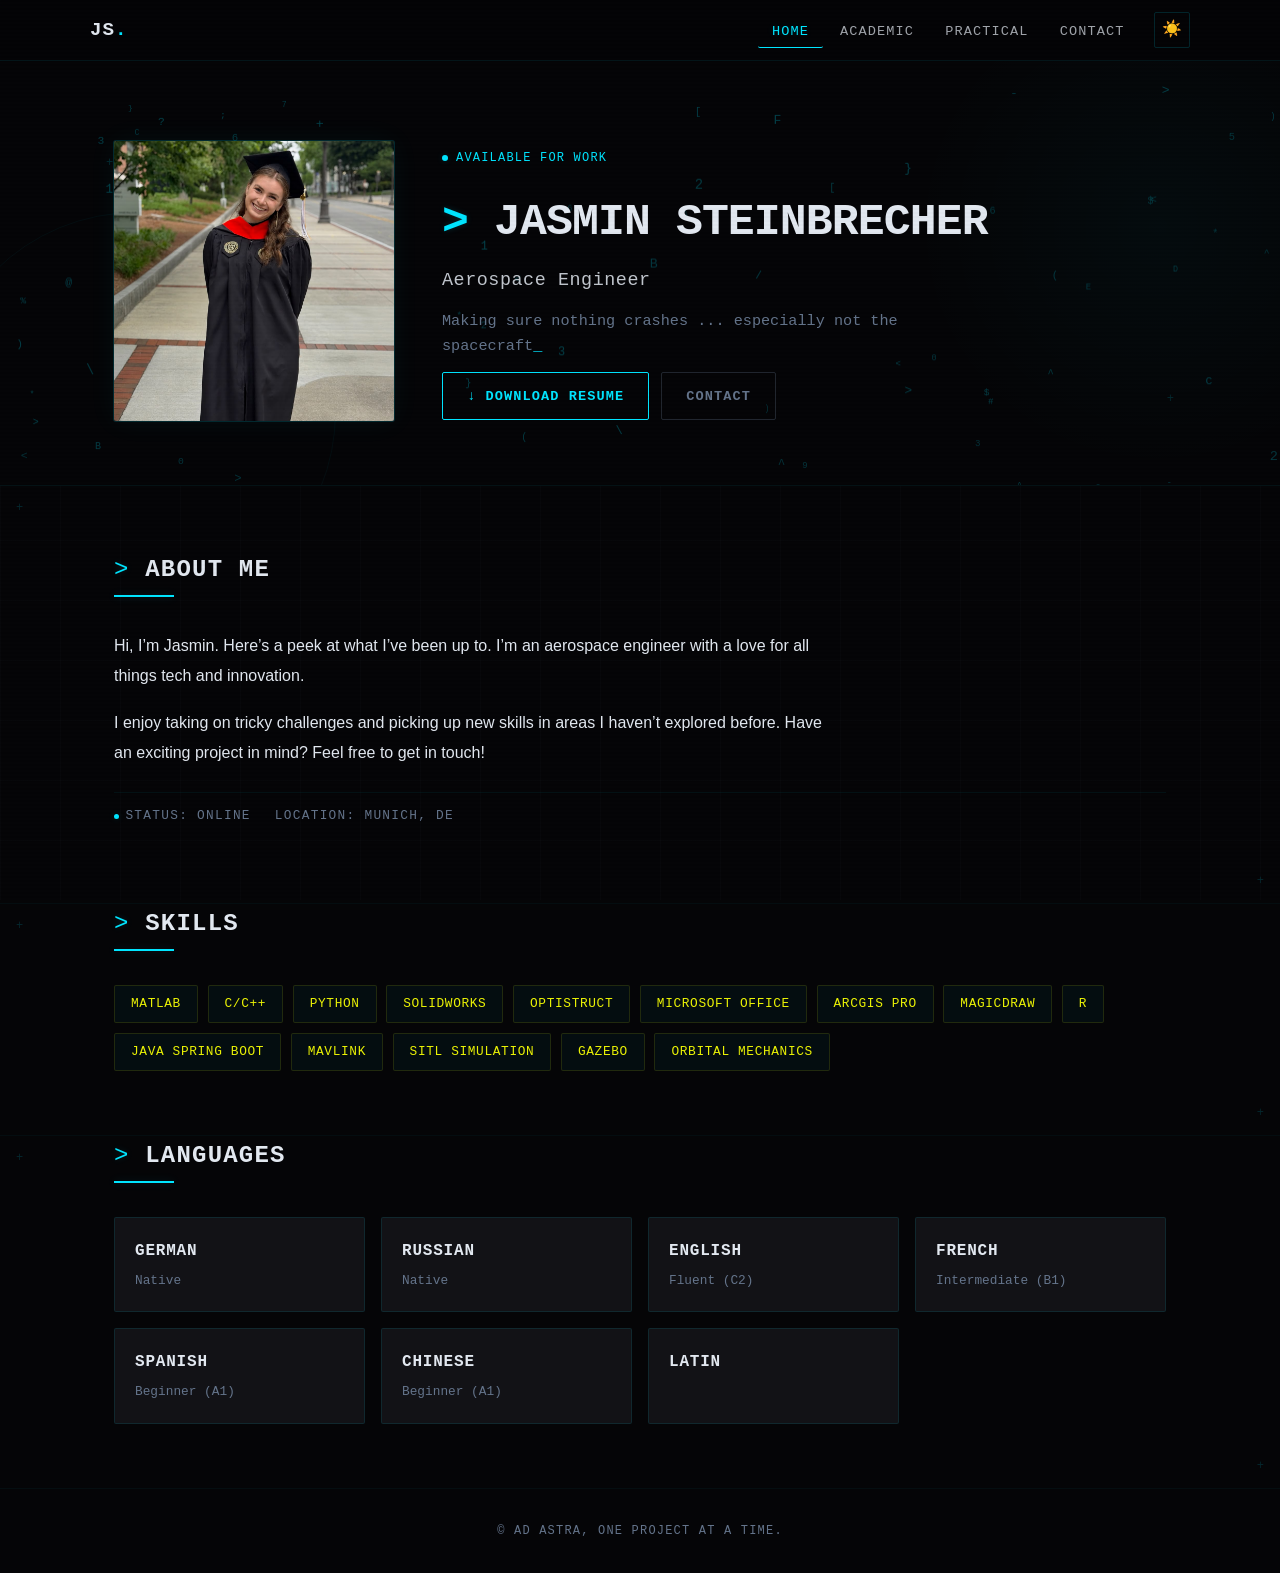
<file: index.html>
<!DOCTYPE html>
<html lang="en">
<head>
  <meta charset="UTF-8">
  <meta name="viewport" content="width=device-width, initial-scale=1.0">
  <title>Jasmin Steinbrecher — Aerospace Engineer</title>
  <link rel="icon" type="image/svg+xml" href="data:image/svg+xml,%3Csvg xmlns='http://www.w3.org/2000/svg' viewBox='0 0 100 100'%3E%3Cpath d='M50 5l9 30 32 4-24 22 7 32-28-17-28 17 7-32-24-22 32-4z' fill='%2300E5FF'/%3E%3C/svg%3E">
  <link rel="stylesheet" href="css/style.css">
</head>
<body>
  <nav class="nav">
    <div class="nav__inner">
      <a href="index.html" class="nav__logo">JS<span>.</span></a>
      <ul class="nav__links">
        <li><a href="index.html" class="nav__link">Home</a></li>
        <li><a href="academic.html" class="nav__link">Academic</a></li>
        <li><a href="practical.html" class="nav__link">Practical</a></li>
        <li><a href="contact.html" class="nav__link">Contact</a></li>
        <li>
          <button id="theme-toggle" class="theme-toggle" aria-label="Toggle theme">&#x1F319;</button>
        </li>
      </ul>
    </div>
  </nav>

  <section class="hero">
    <canvas class="hero-canvas" id="hero-canvas"></canvas>
    <div class="container hero__inner">
      <div class="hero__image-wrapper">
        <img src="assets/profile.jpeg" alt="Jasmin Steinbrecher" onerror="this.style.display='none';this.nextElementSibling.style.display='flex'">
        <div class="hero__image-placeholder" style="display:none;">JS</div>
      </div>
      <div class="hero__content">
        <div class="hero__badge">
          <span class="hero__badge-dot"></span>
          Available for work
        </div>
        <h1><span class="prompt">></span> Jasmin Steinbrecher</h1>
        <p class="title">Aerospace Engineer</p>
        <p class="tagline">Making sure nothing crashes ... especially not the spacecraft</p>
        <div class="hero__actions">
          <a href="assets/resume.pdf" class="btn btn--primary" target="_blank" rel="noopener noreferrer">
            &#x2193; Download Resume
          </a>
          <a href="contact.html" class="btn btn--secondary">Contact</a>
        </div>
      </div>
    </div>
  </section>

  <section class="section" id="about">
    <div class="container">
      <h2 class="section__title">About Me</h2>
      <div class="about__text">
        <p>Hi, I’m Jasmin. Here’s a peek at what I’ve been up to. I’m an aerospace engineer with a love for all things tech and innovation.</p>
        <p style="margin-top:1rem;">I enjoy taking on tricky challenges and picking up new skills in areas I haven’t explored before. Have an exciting project in mind? Feel free to get in touch!</p>
      </div>
      <div class="status-bar">
        <div class="status-item">
          <span class="status-item__dot status-item__dot--online"></span>
          Status: Online
        </div>
        <div class="status-item">
          <span>Location: Munich, DE</span>
        </div>
      </div>
    </div>
  </section>

  <section class="section" style="padding-top:0;" id="skills">
    <div class="container">
      <h2 class="section__title">Skills</h2>
      <div class="skills-grid">
        <span class="skill-item">Matlab</span>
        <span class="skill-item">C/C++</span>
        <span class="skill-item">Python</span>
        <span class="skill-item">SolidWorks</span>
        <span class="skill-item">OptiStruct</span>
        <span class="skill-item">Microsoft Office</span>
        <span class="skill-item">ArcGIS Pro</span>
        <span class="skill-item">MagicDraw</span>
        <span class="skill-item">R</span>
        <span class="skill-item">Java Spring Boot</span>
        <span class="skill-item">MAVLink</span>
        <span class="skill-item">SITL simulation</span>
        <span class="skill-item">Gazebo</span>
        <span class="skill-item">Orbital Mechanics</span>
      </div>
    </div>
  </section>

  <section class="section" style="padding-top:0;" id="languages">
    <div class="container">
      <h2 class="section__title">Languages</h2>
      <div class="lang-list">
        <div class="lang-item">
          <div class="lang-name">German</div>
          <div class="lang-level">Native</div>
        </div>
        <div class="lang-item">
          <div class="lang-name">Russian</div>
          <div class="lang-level">Native</div>
        </div>
        <div class="lang-item">
          <div class="lang-name">English</div>
          <div class="lang-level">Fluent (C2)</div>
        </div>
        <div class="lang-item">
          <div class="lang-name">French</div>
          <div class="lang-level">Intermediate (B1)</div>
        </div>
        <div class="lang-item">
          <div class="lang-name">Spanish</div>
          <div class="lang-level">Beginner (A1)</div>
        </div>
        <div class="lang-item">
          <div class="lang-name">Chinese</div>
          <div class="lang-level">Beginner (A1)</div>
        </div>
        <div class="lang-item">
          <div class="lang-name">Latin</div>
          <div class="lang-level"></div>
        </div>
      </div>
    </div>
  </section>

  <footer class="footer">
    <div class="container">
      &copy; Ad astra, one project at a time.
    </div>
  </footer>

  <script src="js/main.js"></script>
</body>
</html>
</file>
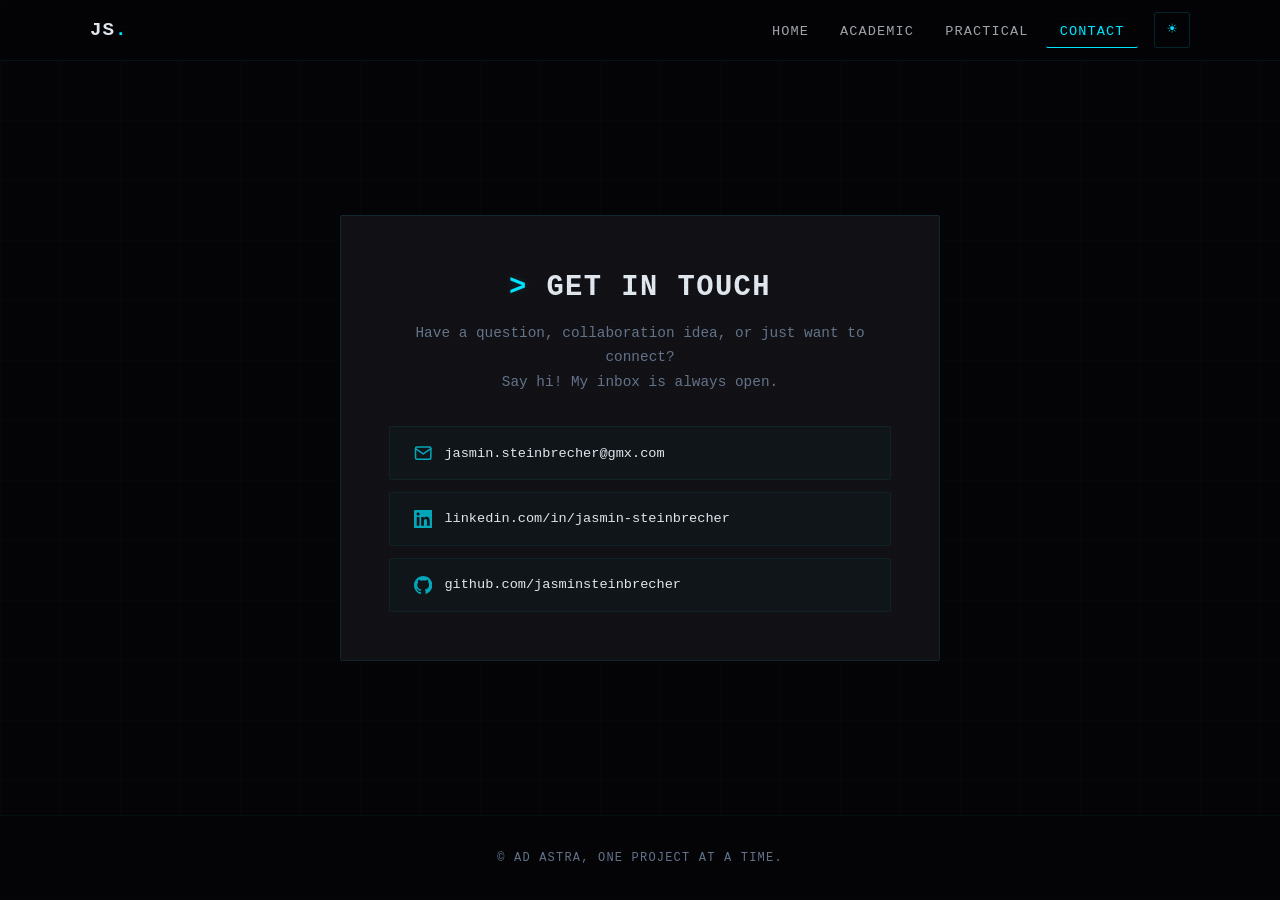
<file: contact.html>
<!DOCTYPE html>
<html lang="en">
<head>
  <meta charset="UTF-8">
  <meta name="viewport" content="width=device-width, initial-scale=1.0">
  <title>Contact — Jasmin Steinbrecher</title>
  <link rel="icon" type="image/svg+xml" href="data:image/svg+xml,%3Csvg xmlns='http://www.w3.org/2000/svg' viewBox='0 0 100 100'%3E%3Cpath d='M50 5l9 30 32 4-24 22 7 32-28-17-28 17 7-32-24-22 32-4z' fill='%2300E5FF'/%3E%3C/svg%3E">
  <link rel="stylesheet" href="css/style.css">
</head>
<body>
  <nav class="nav">
    <div class="nav__inner">
      <a href="index.html" class="nav__logo">JS<span>.</span></a>
      <ul class="nav__links">
        <li><a href="index.html" class="nav__link">Home</a></li>
        <li><a href="academic.html" class="nav__link">Academic</a></li>
        <li><a href="practical.html" class="nav__link">Practical</a></li>
        <li><a href="contact.html" class="nav__link">Contact</a></li>
        <li>
          <button id="theme-toggle" class="theme-toggle" aria-label="Toggle theme">&#x1F319;</button>
        </li>
      </ul>
    </div>
  </nav>

  <section class="contact-section">
    <div class="container" style="max-width:650px;">
      <div class="contact-card">
        <h1>Get in Touch</h1>
        <p>Have a question, collaboration idea, or just want to connect?<br>Say hi! My inbox is always open.</p>
        <div class="contact-links">
          <a href="mailto:jasmin.steinbrecher@gmx.de" class="contact-link">
            <svg class="contact-link__icon" viewBox="0 0 24 24" fill="none" stroke="currentColor" stroke-width="2" stroke-linecap="round" stroke-linejoin="round">
              <path d="M4 4h16c1.1 0 2 .9 2 2v12c0 1.1-.9 2-2 2H4c-1.1 0-2-.9-2-2V6c0-1.1.9-2 2-2z"/>
              <polyline points="22,6 12,13 2,6"/>
            </svg>
            jasmin.steinbrecher@gmx.com
          </a>
          <a href="https://www.linkedin.com/in/jasmin-steinbrecher/" target="_blank" rel="noopener noreferrer" class="contact-link">
            <svg class="contact-link__icon" viewBox="0 0 24 24" fill="currentColor">
              <path d="M20.447 20.452h-3.554v-5.569c0-1.328-.027-3.037-1.852-3.037-1.853 0-2.136 1.445-2.136 2.939v5.667H9.351V9h3.414v1.561h.046c.477-.9 1.637-1.85 3.37-1.85 3.601 0 4.267 2.37 4.267 5.455v6.286zM5.337 7.433c-1.144 0-2.063-.926-2.063-2.065 0-1.138.92-2.063 2.063-2.063 1.14 0 2.064.925 2.064 2.063 0 1.139-.925 2.065-2.064 2.065zm1.782 13.019H3.555V9h3.564v11.452zM22.225 0H1.771C.792 0 0 .774 0 1.729v20.542C0 23.227.792 24 1.771 24h20.451C23.2 24 24 23.227 24 22.271V1.729C24 .774 23.2 0 22.222 0h.003z"/>
            </svg>
            linkedin.com/in/jasmin-steinbrecher
          </a>
          <a href="https://github.com/jasminsteinbrecher" target="_blank" rel="noopener noreferrer" class="contact-link">
            <svg class="contact-link__icon" viewBox="0 0 24 24" fill="currentColor">
              <path d="M12 0C5.374 0 0 5.373 0 12c0 5.302 3.438 9.8 8.207 11.387.599.111.793-.261.793-.577v-2.234c-3.338.726-4.033-1.416-4.033-1.416-.546-1.387-1.333-1.756-1.333-1.756-1.089-.745.083-.729.083-.729 1.205.084 1.839 1.237 1.839 1.237 1.07 1.834 2.807 1.304 3.492.997.107-.775.418-1.305.762-1.604-2.665-.305-5.467-1.334-5.467-5.931 0-1.311.469-2.381 1.236-3.221-.124-.303-.535-1.524.117-3.176 0 0 1.008-.322 3.301 1.23A11.509 11.509 0 0112 5.803c1.02.005 2.047.138 3.006.404 2.291-1.552 3.297-1.23 3.297-1.23.653 1.653.242 2.874.118 3.176.77.84 1.235 1.911 1.235 3.221 0 4.609-2.807 5.624-5.479 5.921.43.372.823 1.102.823 2.222v3.293c0 .319.192.694.801.576C20.566 21.797 24 17.3 24 12c0-6.627-5.373-12-12-12z"/>
            </svg>
            github.com/jasminsteinbrecher
          </a>
        </div>
      </div>
    </div>
  </section>

  <footer class="footer">
    <div class="container">
      &copy; Ad astra, one project at a time.
    </div>
  </footer>

  <script src="js/main.js"></script>
</body>
</html>
</file>
<file: css/style.css>
*,
*::before,
*::after {
  margin: 0;
  padding: 0;
  box-sizing: border-box;
}

:root,
[data-theme="dark"] {
  --bg: #050507;
  --surface: #121216;
  --text: #E2E8F0;
  --text-muted: #64748B;
  --accent: #00E5FF;
  --accent-glow: rgba(0, 229, 255, 0.15);
  --alert: #FF3333;
  --alert-glow: rgba(255, 51, 51, 0.15);
  --tag: #EAF205;
  --tag-glow: rgba(234, 242, 5, 0.15);
  --nav-bg: rgba(5, 5, 7, 0.9);
  --nav-text: #E2E8F0;
  --card-bg: #121216;
  --border: rgba(0, 229, 255, 0.1);
  --shadow: rgba(0, 229, 255, 0.05);
  --hero-bg: #050507;
  --hero-text: #E2E8F0;
  --footer-bg: #050507;
  --footer-text: #64748B;
}

[data-theme="light"] {
  --bg: #E2E8F0;
  --surface: #ffffff;
  --text: #050507;
  --text-muted: #64748B;
  --accent: #0077A8;
  --accent-glow: rgba(0, 153, 204, 0.1);
  --alert: #CC0000;
  --alert-glow: rgba(204, 0, 0, 0.08);
  --tag: #7C870;
  --tag-glow: rgba(107, 112, 0, 0.08);
  --nav-bg: rgba(5, 5, 7, 0.95);
  --nav-text: #E2E8F0;
  --card-bg: #ffffff;
  --border: rgba(0, 0, 0, 0.1);
  --shadow: rgba(0, 0, 0, 0.06);
  --hero-bg: #050507;
  --hero-text: #E2E8F0;
  --footer-bg: #050507;
  --footer-text: #64748B;
}

html {
  scroll-behavior: smooth;
}

body {
  font-family: -apple-system, BlinkMacSystemFont, 'Segoe UI', Roboto, Oxygen, Ubuntu, Cantarell, sans-serif;
  background-color: var(--bg);
  color: var(--text);
  line-height: 1.7;
  transition: background 0.3s ease, color 0.3s ease;
  min-height: 100vh;
  display: flex;
  flex-direction: column;
  position: relative;
}

body::before {
  content: '';
  position: fixed;
  inset: 0;
  pointer-events: none;
  z-index: 9999;
  background-image: repeating-linear-gradient(
    0deg,
    transparent,
    transparent 2px,
    rgba(0, 0, 0, 0.015) 2px,
    rgba(0, 0, 0, 0.015) 4px
  );
}

body::after {
  content: '';
  position: fixed;
  inset: 0;
  pointer-events: none;
  z-index: -1;
  background-image:
    linear-gradient(rgba(100, 116, 139, 0.035) 1px, transparent 1px),
    linear-gradient(90deg, rgba(100, 116, 139, 0.035) 1px, transparent 1px);
  background-size: 60px 60px;
}

[data-theme="light"] body::after {
  background-image:
    linear-gradient(rgba(100, 116, 139, 0.03) 1px, transparent 1px),
    linear-gradient(90deg, rgba(100, 116, 139, 0.03) 1px, transparent 1px);
}

a {
  color: var(--accent);
  text-decoration: none;
  transition: color 0.2s ease, text-shadow 0.2s ease;
}

a:hover {
  color: var(--accent);
  text-shadow: 0 0 8px var(--accent-glow);
}

img {
  max-width: 100%;
  display: block;
}

.container {
  max-width: 1100px;
  margin: 0 auto;
  padding: 0 1.5rem;
}

::selection {
  background: rgba(0, 229, 255, 0.3);
  color: #E2E8F0;
}

/* Navigation */
.nav {
  background: var(--nav-bg);
  border-bottom: 1px solid rgba(0, 229, 255, 0.08);
  padding: 0 1.5rem;
  position: sticky;
  top: 0;
  z-index: 100;
  transition: background 0.3s ease;
  backdrop-filter: blur(12px);
}

.nav__inner {
  max-width: 1100px;
  margin: 0 auto;
  display: flex;
  align-items: center;
  justify-content: space-between;
  height: 3.75rem;
}

.nav__logo {
  color: var(--nav-text);
  font-weight: 700;
  font-size: 1.2rem;
  letter-spacing: 0.05em;
  font-family: 'Courier New', Courier, monospace;
}

.nav__logo span {
  color: var(--accent);
  text-shadow: 0 0 6px var(--accent-glow);
}

.nav__links {
  display: flex;
  align-items: center;
  gap: 0.25rem;
  list-style: none;
}

.nav__link {
  color: var(--nav-text);
  padding: 0.5rem 0.85rem;
  border-radius: 2px;
  font-size: 0.85rem;
  font-weight: 500;
  transition: background 0.2s ease, color 0.2s ease, text-shadow 0.2s ease;
  opacity: 0.7;
  text-transform: uppercase;
  letter-spacing: 0.08em;
  font-family: 'Courier New', Courier, monospace;
}

.nav__link:hover {
  animation: glitch 0.4s ease-in-out;
  opacity: 1;
  background: rgba(0, 229, 255, 0.05);
  color: var(--accent);
  text-shadow: 0 0 6px var(--accent-glow);
}

.nav__link--active {
  opacity: 1;
  color: var(--accent);
  text-shadow: 0 0 6px var(--accent-glow);
  border-bottom: 1px solid var(--accent);
}

.theme-toggle {
  background: none;
  border: 1px solid rgba(0, 229, 255, 0.15);
  color: var(--accent);
  width: 2.25rem;
  height: 2.25rem;
  border-radius: 2px;
  cursor: pointer;
  display: flex;
  align-items: center;
  justify-content: center;
  margin-left: 0.75rem;
  transition: background 0.2s ease, border-color 0.2s ease, box-shadow 0.2s ease;
  font-size: 1rem;
  line-height: 1;
  font-family: 'Courier New', Courier, monospace;
}

.theme-toggle:hover {
  background: rgba(0, 229, 255, 0.1);
  border-color: var(--accent);
  box-shadow: 0 0 12px var(--accent-glow);
}

/* Hero */
.hero {
  background-color: var(--hero-bg);
  color: var(--hero-text);
  padding: 5rem 0 4rem;
  transition: background 0.3s ease;
  position: relative;
  overflow: hidden;
  border-bottom: 1px solid rgba(0, 229, 255, 0.06);
}

.hero::before {
  content: '';
  position: absolute;
  top: -20%;
  right: -10%;
  width: 500px;
  height: 500px;
  border-radius: 50%;
  background: radial-gradient(circle, rgba(0, 229, 255, 0.03) 0%, transparent 70%);
  pointer-events: none;
}

.hero::after {
  content: '';
  position: absolute;
  bottom: -30%;
  left: -5%;
  width: 400px;
  height: 400px;
  border-radius: 50%;
  border: 1px solid rgba(0, 229, 255, 0.04);
  pointer-events: none;
}

.hero__inner {
  display: flex;
  align-items: center;
  gap: 3rem;
  position: relative;
  z-index: 1;
}

.hero-canvas {
  position: absolute;
  inset: 0;
  width: 100%;
  height: 100%;
  pointer-events: none;
  z-index: 0;
}

/* Crosshair marks on homepage sections */
.hero__inner::before,
.hero__inner::after,
#about::before,
#about::after,
#skills::before,
#skills::after,
#languages::before,
#languages::after {
  content: '+';
  position: absolute;
  color: var(--accent);
  opacity: 0.15;
  font-size: 0.75rem;
  font-family: 'Courier New', Courier, monospace;
  pointer-events: none;
  line-height: 1;
}

.hero__inner::before,
#about::before,
#skills::before,
#languages::before {
  top: 1rem;
  left: 1rem;
}

.hero__inner::after,
#about::after,
#skills::after,
#languages::after {
  bottom: 1rem;
  right: 1rem;
}

#about,
#skills,
#languages {
  position: relative;
}

.hero__image-wrapper {
  flex-shrink: 0;
  width: 280px;
  height: 280px;
  border-radius: 2px;
  overflow: hidden;
  display: flex;
  align-items: center;
  justify-content: center;
  background: #121216;
  position: relative;
  box-shadow: 0 0 0 1px rgba(0, 229, 255, 0.15), 0 0 30px rgba(0, 229, 255, 0.05);
}

.hero__image-wrapper::before {
  content: '';
  position: absolute;
  inset: -2px;
  border-radius: 4px;
  border: 1px solid rgba(0, 229, 255, 0.2);
  pointer-events: none;
}

.hero__image-wrapper img {
  width: 100%;
  height: 100%;
  object-fit: cover;
}

.hero__image-placeholder {
  font-size: 3.5rem;
  font-weight: 700;
  color: #E2E8F0;
  opacity: 0.5;
  font-family: 'Courier New', Courier, monospace;
}

.hero__badge {
  display: inline-flex;
  align-items: center;
  gap: 0.5rem;
  font-size: 0.75rem;
  text-transform: uppercase;
  letter-spacing: 0.1em;
  color: var(--accent);
  font-family: 'Courier New', Courier, monospace;
  margin-bottom: 1rem;
}

.hero__badge-dot {
  width: 6px;
  height: 6px;
  border-radius: 50%;
  background: var(--accent);
  box-shadow: 0 0 6px var(--accent-glow);
  animation: pulse-dot 2s ease-in-out infinite;
}

.hero__content h1 {
  font-size: 2.8rem;
  font-weight: 700;
  margin-bottom: 0.3rem;
  letter-spacing: -0.02em;
  font-family: 'Courier New', Courier, monospace;
  text-transform: uppercase;
}

.hero__content h1 .prompt {
  color: var(--accent);
  text-shadow: 0 0 6px var(--accent-glow);
}

.hero__content .title {
  font-size: 1.15rem;
  opacity: 0.85;
  margin-bottom: 0.75rem;
  font-weight: 400;
  font-family: 'Courier New', Courier, monospace;
  letter-spacing: 0.03em;
}

.hero__content .tagline {
  font-size: 0.95rem;
  color: var(--text-muted);
  margin-bottom: 0.75rem;
  max-width: 500px;
  font-family: 'Courier New', Courier, monospace;
}

.hero__content .tagline::after {
  content: '_';
  display: inline-block;
  color: var(--accent);
  animation: blink 1.2s step-end infinite;
}

.hero__actions {
  display: flex;
  gap: 0.75rem;
  flex-wrap: wrap;
}

/* Buttons */
.btn {
  display: inline-flex;
  align-items: center;
  gap: 0.5rem;
  padding: 0.7rem 1.5rem;
  border-radius: 2px;
  font-size: 0.85rem;
  font-weight: 600;
  cursor: pointer;
  border: 1px solid transparent;
  transition: all 0.2s ease;
  text-decoration: none;
  text-transform: uppercase;
  letter-spacing: 0.08em;
  font-family: 'Courier New', Courier, monospace;
}

.btn--primary {
  background: transparent;
  color: var(--accent);
  border-color: var(--accent);
  box-shadow: 0 0 0 transparent;
}

.btn--primary:hover {
  background: rgba(0, 229, 255, 0.1);
  box-shadow: 0 0 20px var(--accent-glow), inset 0 0 20px var(--accent-glow);
  color: var(--accent);
}

.btn--secondary {
  background: transparent;
  color: var(--text-muted);
  border-color: rgba(100, 116, 139, 0.3);
}

.btn--secondary:hover {
  color: var(--text);
  border-color: var(--text-muted);
  background: rgba(255, 255, 255, 0.03);
}

/* Sections */
.section {
  padding: 4rem 0;
  border-bottom: 1px solid rgba(0, 229, 255, 0.04);
}

.section:last-of-type {
  border-bottom: none;
}

.section__title {
  font-size: 1.5rem;
  font-weight: 700;
  margin-bottom: 2.5rem;
  color: var(--text);
  position: relative;
  display: inline-block;
  font-family: 'Courier New', Courier, monospace;
  text-transform: uppercase;
  letter-spacing: 0.05em;
}

.section__title::before {
  content: '> ';
  color: var(--accent);
  text-shadow: 0 0 6px var(--accent-glow);
  font-weight: 400;
}

.section__title::after {
  content: '';
  position: absolute;
  bottom: -6px;
  left: 0;
  width: 60px;
  height: 2px;
  background: var(--accent);
  box-shadow: 0 0 8px var(--accent-glow);
}

/* About */
.about__text {
  max-width: 720px;
  font-size: 1rem;
  color: var(--text);
  line-height: 1.9;
}

/* Status bar */
.status-bar {
  display: flex;
  gap: 1.5rem;
  flex-wrap: wrap;
  margin-top: 1.5rem;
  padding: 0.75rem 0;
  border-top: 1px solid rgba(0, 229, 255, 0.06);
}

.status-item {
  display: flex;
  align-items: center;
  gap: 0.4rem;
  font-size: 0.8rem;
  text-transform: uppercase;
  letter-spacing: 0.1em;
  color: var(--text-muted);
  font-family: 'Courier New', Courier, monospace;
}

.status-item__dot {
  width: 5px;
  height: 5px;
  border-radius: 50%;
}

.status-item__dot--online {
  background: var(--accent);
  box-shadow: 0 0 6px var(--accent-glow);
  animation: pulse-dot 2s ease-in-out infinite;
}

.status-item__dot--offline {
  background: var(--text-muted);
}

/* Skills */
.skills-grid {
  display: flex;
  flex-wrap: wrap;
  gap: 0.6rem;
}

.skill-item {
  background: rgba(0, 229, 255, 0.04);
  padding: 0.45rem 1rem;
  border-radius: 2px;
  font-weight: 500;
  font-size: 0.8rem;
  font-family: 'Courier New', Courier, monospace;
  text-transform: uppercase;
  letter-spacing: 0.05em;
  color: var(--tag);
  border: 1px solid rgba(234, 242, 5, 0.12);
  transition: all 0.2s ease;
}

.skill-item:hover {
  border-color: var(--tag);
  box-shadow: 0 0 12px var(--tag-glow);
  background: rgba(234, 242, 5, 0.06);
}

[data-theme="light"] .skill-item {
  border-color: rgba(107, 112, 0, 0.2);
}

[data-theme="light"] .skill-item:hover {
  border-color: var(--tag);
}

/* Languages */
.lang-list {
  display: grid;
  grid-template-columns: repeat(auto-fill, minmax(240px, 1fr));
  gap: 1rem;
}

.lang-item {
  background: var(--card-bg);
  padding: 1.25rem;
  border-radius: 2px;
  border: 1px solid var(--border);
  transition: border-color 0.2s ease;
}

.lang-item:hover {
  border-color: rgba(0, 229, 255, 0.2);
}

.lang-name {
  font-weight: 700;
  font-size: 1rem;
  margin-bottom: 0.3rem;
  font-family: 'Courier New', Courier, monospace;
  text-transform: uppercase;
  letter-spacing: 0.05em;
}

.lang-level {
  font-size: 0.8rem;
  color: var(--text-muted);
  font-family: 'Courier New', Courier, monospace;
}

/* Cards (academic & practical) */
.cards {
  display: grid;
  gap: 1.5rem;
}

.card {
  background: var(--card-bg);
  border: 1px solid var(--border);
  border-radius: 2px;
  padding: 1.75rem;
  transition: all 0.25s ease;
  position: relative;
}

.card::before {
  content: '';
  position: absolute;
  top: -1px;
  left: 1rem;
  right: 1rem;
  height: 1px;
  background: linear-gradient(90deg, transparent, var(--accent), transparent);
  opacity: 0;
  transition: opacity 0.3s ease;
}

.card:hover {
  border-color: rgba(0, 229, 255, 0.15);
  box-shadow: 0 0 30px rgba(0, 229, 255, 0.03);
}

.card:hover::before {
  opacity: 1;
}

.card__index {
  font-size: 1.2rem;
  font-family: 'Courier New', Courier, monospace;
  color: var(--accent);
  opacity: 0.5;
  margin-bottom: 0.75rem;
  text-transform: uppercase;
  letter-spacing: 0.1em;
}

.card__title {
  font-size: 1.5rem;
  font-weight: 700;
  margin-bottom: 0.5rem;
  color: var(--text);
  font-family: 'Courier New', Courier, monospace;
  text-transform: uppercase;
  letter-spacing: 0.02em;
}

.card__meta {
  font-size: 1rem;
  color: var(--text-muted);
  margin-bottom: 0.75rem;
  font-family: 'Courier New', Courier, monospace;
}

.card__description {
  font-size: 1rem;
  color: var(--text);
  line-height: 1.7;
  margin-bottom: 1rem;
}

.card__links {
  display: flex;
  gap: 1rem;
  flex-wrap: wrap;
}

.card__links a {
  font-size: 0.9rem;
  font-weight: 600;
  display: inline-flex;
  align-items: center;
  gap: 0.3rem;
  text-transform: uppercase;
  letter-spacing: 0.05em;
  font-family: 'Courier New', Courier, monospace;
  color: var(--text-muted);
  transition: color 0.2s ease, text-shadow 0.2s ease;
}

.card__links a:hover {
  color: var(--accent);
  text-shadow: 0 0 8px var(--accent-glow);
}

/* Card images */
.card__images {
  display: flex;
  gap: 0.5rem;
  margin: 1rem 0;
  overflow-x: auto;
  padding-bottom: 0.25rem;
}

.card__images img {
  width: 100px;
  height: 70px;
  object-fit: cover;
  border-radius: 2px;
  cursor: pointer;
  border: 1px solid var(--border);
  transition: border-color 0.2s ease, transform 0.2s ease;
  flex-shrink: 0;
}

.card__images img:hover {
  border-color: var(--accent);
  transform: scale(1.05);
}

/* Lightbox */
.lightbox {
  display: none;
  position: fixed;
  inset: 0;
  z-index: 10000;
  background: rgba(5, 5, 7, 0.95);
  backdrop-filter: blur(8px);
  align-items: center;
  justify-content: center;
  cursor: pointer;
}

.lightbox--open {
  display: flex;
}

.lightbox__img {
  max-width: 90vw;
  max-height: 85vh;
  object-fit: contain;
  border: 1px solid rgba(0, 229, 255, 0.1);
  box-shadow: 0 0 40px rgba(0, 229, 255, 0.05);
  cursor: default;
}

.lightbox__close {
  position: absolute;
  top: 1rem;
  right: 1.5rem;
  background: none;
  border: none;
  color: #E2E8F0;
  font-size: 2rem;
  cursor: pointer;
  opacity: 0.5;
  transition: opacity 0.2s ease;
  font-family: 'Courier New', Courier, monospace;
  line-height: 1;
  z-index: 1;
}

.lightbox__close:hover {
  opacity: 1;
}

.lightbox__nav {
  position: absolute;
  top: 50%;
  transform: translateY(-50%);
  background: none;
  border: 1px solid rgba(0, 229, 255, 0.08);
  color: #E2E8F0;
  font-size: 1.5rem;
  width: 3rem;
  height: 3rem;
  cursor: pointer;
  opacity: 0.4;
  transition: opacity 0.2s ease, background 0.2s ease;
  display: flex;
  align-items: center;
  justify-content: center;
  font-family: 'Courier New', Courier, monospace;
  z-index: 1;
}

.lightbox__nav:hover {
  opacity: 1;
  background: rgba(0, 229, 255, 0.05);
}

.lightbox__nav--prev {
  left: 1rem;
}

.lightbox__nav--next {
  right: 1rem;
}

.lightbox__counter {
  position: absolute;
  bottom: 1.5rem;
  left: 50%;
  transform: translateX(-50%);
  color: var(--text-muted);
  font-size: 0.8rem;
  font-family: 'Courier New', Courier, monospace;
  letter-spacing: 0.05em;
  z-index: 1;
}

/* Contact */
.contact-section {
  flex: 1;
  display: flex;
  align-items: center;
  justify-content: center;
  padding: 4rem 0;
}

.contact-card {
  background: var(--card-bg);
  border: 1px solid var(--border);
  border-radius: 2px;
  padding: 3rem;
  max-width: 600px;
  width: 100%;
  text-align: center;
  transition: border-color 0.2s ease;
}

.contact-card:hover {
  border-color: rgba(0, 229, 255, 0.12);
}

.contact-card h1 {
  font-size: 1.8rem;
  margin-bottom: 0.5rem;
  font-family: 'Courier New', Courier, monospace;
  text-transform: uppercase;
  letter-spacing: 0.05em;
}

.contact-card h1::before {
  content: '> ';
  color: var(--accent);
  text-shadow: 0 0 6px var(--accent-glow);
}

.contact-card p {
  color: var(--text-muted);
  margin-bottom: 2rem;
  font-size: 0.9rem;
  font-family: 'Courier New', Courier, monospace;
}

.contact-links {
  display: flex;
  flex-direction: column;
  gap: 0.75rem;
}

.contact-link {
  display: flex;
  align-items: center;
  gap: 0.75rem;
  padding: 0.9rem 1.5rem;
  background: rgba(0, 229, 255, 0.02);
  border: 1px solid rgba(0, 229, 255, 0.06);
  border-radius: 2px;
  font-weight: 500;
  transition: all 0.2s ease;
  color: var(--text);
  font-size: 0.85rem;
  font-family: 'Courier New', Courier, monospace;
}

.contact-link:hover {
  background: rgba(0, 229, 255, 0.05);
  border-color: rgba(0, 229, 255, 0.15);
  color: var(--accent);
  transform: translateX(4px);
  box-shadow: 0 0 15px rgba(0, 229, 255, 0.03);
}

.contact-link__icon {
  width: 1.15rem;
  height: 1.15rem;
  flex-shrink: 0;
  color: var(--accent);
  opacity: 0.7;
}

/* Page header for subpages */
.page-header {
  background-color: #050507;
  color: #E2E8F0;
  padding: 3.5rem 0;
  text-align: center;
  position: relative;
  overflow: hidden;
  border-bottom: 1px solid rgba(0, 229, 255, 0.06);
}

.page-header::before {
  content: '';
  position: absolute;
  top: 0;
  left: 0;
  right: 0;
  height: 1px;
  background: linear-gradient(90deg, transparent, rgba(0, 229, 255, 0.15), transparent);
}

.page-header h1 {
  font-size: 1.8rem;
  font-weight: 700;
  font-family: 'Courier New', Courier, monospace;
  text-transform: uppercase;
  letter-spacing: 0.05em;
}

.page-header h1::before {
  content: '> ';
  color: var(--accent);
  text-shadow: 0 0 6px var(--accent-glow);
}

.page-header p {
  margin-top: 0.5rem;
  color: var(--text-muted);
  font-size: 1.1rem;
  font-family: 'Courier New', Courier, monospace;
}

/* Main content spacer */
.main-content {
  flex: 1;
  padding: 4rem 0;
}

/* Footer */
.footer {
  background: var(--footer-bg);
  color: var(--footer-text);
  text-align: center;
  padding: 2rem 0;
  font-size: 0.75rem;
  border-top: 1px solid rgba(0, 229, 255, 0.04);
  font-family: 'Courier New', Courier, monospace;
  text-transform: uppercase;
  letter-spacing: 0.1em;
}

/* Animations */
@keyframes blink {
  0%, 100% { opacity: 1; }
  50% { opacity: 0; }
}

@keyframes pulse-dot {
  0%, 100% { opacity: 1; }
  50% { opacity: 0.3; }
}

@keyframes glitch {
  0% { transform: translate(0); }
  15% { transform: translate(-2px, 1px) skewX(-1deg); color: #FF3333; }
  30% { transform: translate(2px, -1px) skewX(1deg); color: #00E5FF; }
  45% { transform: translate(-1px, 2px) skewX(-0.5deg); color: #EAF205; }
  60% { transform: translate(1px, -1px); }
  80% { transform: translate(-1px, 1px); }
  100% { transform: translate(0); }
}

.section__title:hover,
.hero__content h1:hover,
.page-header h1:hover {
  animation: glitch 0.4s ease-in-out;
}

/* Responsive */
@media (max-width: 768px) {
  .hero__inner {
    flex-direction: column;
    text-align: center;
  }

  .hero__image-wrapper {
    width: 200px;
    height: 200px;
  }

  .hero__content h1 {
    font-size: 1.8rem;
  }

  .hero__content .tagline {
    margin-left: auto;
    margin-right: auto;
  }

  .hero__actions {
    justify-content: center;
  }

  .status-bar {
    justify-content: center;
  }

  .section__title::after {
    left: 50%;
    transform: translateX(-50%);
  }

  .section__title {
    text-align: center;
    display: block;
  }

  .about__text {
    text-align: center;
    margin: 0 auto;
  }

  .skills-grid {
    justify-content: center;
  }

  .nav__links {
    gap: 0;
  }

  .nav__link {
    padding: 0.5rem 0.5rem;
    font-size: 0.7rem;
  }

  .contact-card {
    padding: 2rem 1.5rem;
  }

  .lang-list {
    grid-template-columns: 1fr;
  }
}

@media (max-width: 480px) {
  .hero__image-wrapper {
    width: 160px;
    height: 160px;
  }

  .hero__content h1 {
    font-size: 1.4rem;
  }

  .nav__inner {
    flex-wrap: wrap;
    height: auto;
    padding: 0.6rem 0;
    gap: 0.5rem;
    justify-content: center;
  }

  .hero {
    padding: 3rem 0 2.5rem;
  }

  .section__title {
    font-size: 1.2rem;
  }
}
</file>
